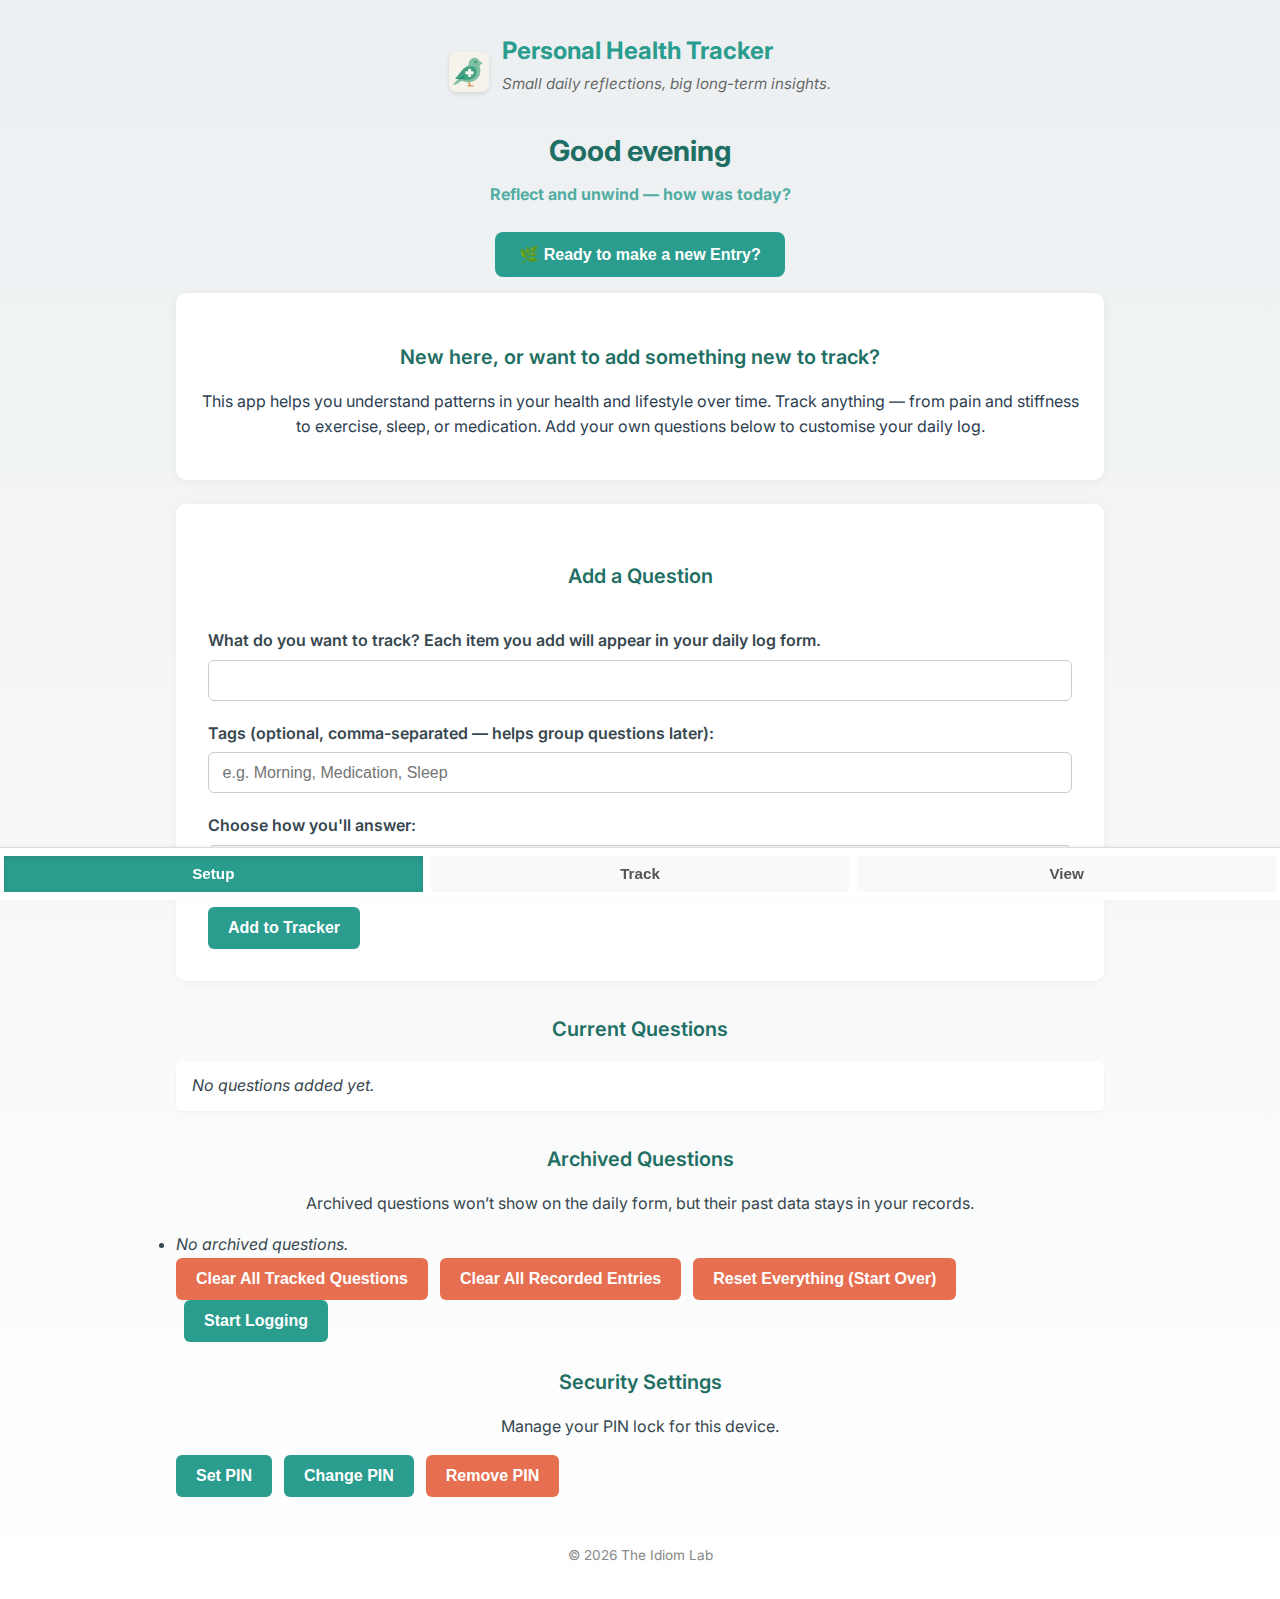
<file: index.html>
<!DOCTYPE html>
<html lang="en">
<head>
  <!--
    NOTE TO SELF:
    This runs BEFORE anything renders. It's here to prevent a "flash" of the app
    if a PIN is set and the session isn't unlocked yet.
    Keeping it as the very first thing in <head> is intentional.
  -->
  <script>
    if (localStorage.getItem("pinHash") && !sessionStorage.getItem("unlocked")) {
      window.location.replace("pin-lock.html");
    }
  </script>

  <!--
    NOTE TO SELF:
    Standard meta order:
    1) charset
    2) viewport
    3) title
    4) PWA/SEO bits
  -->
  <meta charset="UTF-8" />
  <meta name="viewport" content="width=device-width, initial-scale=1.0" />

  <title>Personal Health Tracker – Setup</title>

  <!--
    NOTE TO SELF:
    PWA / iOS "add to home screen" support.
    - apple-mobile-web-app-capable enables standalone mode on iOS.
    - status-bar-style controls the status bar style.
    - apple-touch-icon is the icon used on iOS home screen.
  -->
  <meta name="apple-mobile-web-app-capable" content="yes" />
  <meta name="apple-mobile-web-app-status-bar-style" content="default" />
  <link rel="apple-touch-icon" href="icons/icon-192.png" />

  <!--
    NOTE TO SELF:
    Web App Manifest = tells the browser your app name, icons, theme colours, etc.
    Keep it in <head> so the browser can discover it early.
  -->
  <link rel="manifest" href="manifest.json" />

  <!--
    NOTE TO SELF:
    CSS first, so the page styles apply ASAP.
    The Google font link is kept after your CSS; either order is acceptable.
    If you want slightly faster font load later, consider:
    <link rel="preconnect" href="https://fonts.googleapis.com">
    <link rel="preconnect" href="https://fonts.gstatic.com" crossorigin>
  -->
  <link rel="stylesheet" href="style.css" />
  <link
    href="https://fonts.googleapis.com/css2?family=Inter:wght@400;600&display=swap"
    rel="stylesheet"
  />

  <!--
    NOTE TO SELF:
    Service worker registration.
    Best practice is usually to register after page load (at end of body),
    but keeping it here is fine because it's small.
    If you ever see weird caching issues while developing, unregister SW in devtools.
  -->
  <script>
    if ("serviceWorker" in navigator) {
      navigator.serviceWorker.register("service-worker.js")
        .then(() => console.log("Service worker registered"))
        .catch(err => console.error("Service worker failed:", err));
    }
  </script>
</head>

<body>
  <!--
    NOTE TO SELF:
    Header = app identity (logo + title + tagline).
  -->
  <header id="appHeader">
    <div class="logo-row">
      <img src="icons/icon-192.png" alt="Health Tracker Logo" class="app-logo" />
      <div class="header-text">
        <h1 id="appTitle">Personal Health Tracker</h1>
        <p class="tagline">Small daily reflections, big long-term insights.</p>
      </div>
    </div>
  </header>

  <!--
    NOTE TO SELF:
    Greeting text is filled in by js/index.js based on time of day.
  -->
  <div id="greetingText"></div>

  <main>
    <section class="intro-block">
      <button id="quickTrackBtn" class="primary">🌿 Ready to make a new Entry?</button>
    </section>

    <section class="intro-section">
      <h2>New here, or want to add something new to track?</h2>
      <p>
        This app helps you understand patterns in your health and lifestyle over time.
        Track anything — from pain and stiffness to exercise, sleep, or medication.
        Add your own questions below to customise your daily log.
      </p>
    </section>

    <!--
      NOTE TO SELF:
      This form supports ADD + EDIT mode.
      - js/index.js swaps title/button text when editingId is set.
      - Some inputs (tags + scale) are optional, but are helpful for later filtering & charting.
    -->
    <form id="questionForm">
      <h2 id="questionFormTitle">Add a Question</h2>

      <label>
        What do you want to track? Each item you add will appear in your daily log form.
        <input type="text" id="questionText" required />
      </label>

      <label>
        Tags (optional, comma-separated — helps group questions later):
        <input
          type="text"
          id="questionTags"
          placeholder="e.g. Morning, Medication, Sleep"
        />
      </label>

      <label>
        Choose how you'll answer:
        <select id="questionType" required>
          <option value="boolean">Yes / No</option>
          <option value="number">Number (e.g. 1–10)</option>
          <option value="text">Short text</option>
          <option value="date">Date</option>
          <option value="time">Time (HH:MM)</option>
          <option value="select">Select (choose from options)</option>
        </select>
      </label>

      <!--
        NOTE TO SELF:
        Only shown when questionType === "select".
        Options are stored as a string list split by commas.
      -->
      <div id="optionsContainer" style="display:none;">
        <label>
          List your options (comma-separated):
          <input
            type="text"
            id="questionOptions"
            placeholder="e.g. Morning, Afternoon, Evening"
          />
        </label>
      </div>

      <!--
        NOTE TO SELF:
        Only shown when questionType === "number".
        Scale is optional, but makes data more meaningful (e.g. pain 0–10).
      -->
      <div id="scaleContainer" style="display:none;">
  <label>
    Scale preset (optional):
    <select id="questionPreset">
      <option value="">Custom</option>
      <option value="pain_0_10">Pain (0–10)</option>
      <option value="stiffness_0_10">Stiffness (0–10)</option>
      <option value="fatigue_0_10">Fatigue (0–10)</option>
      <option value="stress_0_10">Stress (0–10)</option>
      <option value="mood_1_5">Mood (1–5)</option>
      <option value="sleep_hours">Sleep hours (0–14)</option>
      <option value="exercise_minutes">Exercise minutes (0–300)</option>
    </select>
  </label>

  <label>
    Units (optional):
    <input type="text" id="questionUnits" placeholder="e.g. minutes, hours, mg, °C" />
  </label>

  <label>
    Number scale (optional):
    <div class="scale-grid">
      <input type="number" id="questionMin" placeholder="min (e.g. 0)" />
      <input type="number" id="questionMax" placeholder="max (e.g. 10)" />
      <input type="number" id="questionStep" placeholder="step (e.g. 1)" step="0.1" />
    </div>
  </label>

  <p class="help-text">
    Step = the “jump size” between allowed values. Example: step 1 → whole numbers; step 0.5 → halves.
  </p>

  <details class="help-text" style="margin-top:.6rem;">
    <summary>Scale descriptors (optional)</summary>
    <label style="margin-top:.5rem;">
      Add definitions for the numbers (great for pain/stiffness):
      <textarea id="questionDescriptors" rows="6"
        placeholder="Example:
0 — Pain free
5 — Moderately strong pain
10 — Worst imaginable pain"></textarea>
    </label>
  </details>
</div>


      <div class="row-actions">
        <button type="submit" id="questionSubmit">Add to Tracker</button>
        <button type="button" id="cancelEdit" class="secondary hidden">Cancel edit</button>
      </div>
    </form>

    <section>
      <h2>Current Questions</h2>
      <ul id="questionList"></ul>
    </section>

    <section>
      <h2>Archived Questions</h2>
      <p class="help-text">
        Archived questions won’t show on the daily form, but their past data stays in your records.
      </p>
      <ul id="archivedQuestionList"></ul>
    </section>

    <!--
      NOTE TO SELF:
      These are the "danger zone" controls.
      - Clear questions also clears entries (because questions define the structure).
      - Clear entries keeps questions.
    -->
    <section class="index-actions" aria-label="Data controls">
      <button id="deleteAllQuestions" class="danger">Clear All Tracked Questions</button>
      <button id="deleteAllData" class="danger">Clear All Recorded Entries</button>
      <button id="resetAllBtn" class="danger">Reset Everything (Start Over)</button>
      <button id="goTrack" class="primary">Start Logging</button>
    </section>

    <!--
      NOTE TO SELF:
      PIN lock UI. I kept the buttons as regular buttons but moved navigation into JS below
      to avoid inline onclick handlers (cleaner + easier to maintain).
    -->
    <section aria-label="Security settings">
      <h2>Security Settings</h2>
      <div class="settings-card">
        <p>Manage your PIN lock for this device.</p>

        <div class="row-actions">
          <button type="button" id="setPinBtn">Set PIN</button>
          <button type="button" id="changePinBtn">Change PIN</button>
          <button type="button" id="removePinBtn" class="danger">Remove PIN</button>
        </div>
      </div>
    </section>
  </main>

  <!--
    NOTE TO SELF:
    Bottom navigation is present on every page for quick access.
    I removed inline onclicks for cleanliness and handle clicks in the small script below.
  -->
  <nav class="bottom-nav" aria-label="Primary navigation">
    <button type="button" data-href="index.html" data-page="index">Setup</button>
    <button type="button" data-href="track.html" data-page="track">Track</button>
    <button type="button" data-href="view.html" data-page="view">View</button>
  </nav>

  <footer style="text-align:center; margin-top:3rem; font-size:0.85rem; color:#888;">
    © <span id="year"></span> The Idiom Lab
  </footer>

  <!--
    NOTE TO SELF:
    Small "page glue" scripts that are not worth their own file:
    - Year in footer
    - Bottom-nav active highlight + click routing
    - Security buttons routing
    Keep these tiny and predictable.
  -->
  <script>
    // Footer year
    document.getElementById("year").textContent = new Date().getFullYear();

    // Bottom nav routing + active state
    const currentPage = window.location.pathname.split("/").pop().split(".")[0];
    document.querySelectorAll(".bottom-nav button").forEach(btn => {
      btn.addEventListener("click", () => {
        const href = btn.dataset.href;
        if (href) window.location.href = href;
      });

      if (btn.dataset.page === currentPage) {
        btn.classList.add("active");
      }
    });

    // Security button routing (keeps HTML cleaner than inline onclick)
    const setPinBtn = document.getElementById("setPinBtn");
    const changePinBtn = document.getElementById("changePinBtn");
    const removePinBtn = document.getElementById("removePinBtn");

    setPinBtn?.addEventListener("click", () => (window.location.href = "pin-lock.html"));
    changePinBtn?.addEventListener("click", () => (window.location.href = "pin-lock.html?mode=change"));
    removePinBtn?.addEventListener("click", () => (window.location.href = "pin-lock.html?mode=remove"));
  </script>

  <!--
    NOTE TO SELF:
    This is the page-specific logic for index.html using ES Modules.
    Replace your old <script src="main.js"> with this.
    (Requires running via a local server, not file://)
  -->
  <script type="module" src="js/index.js"></script>
</body>
</html>
</file>
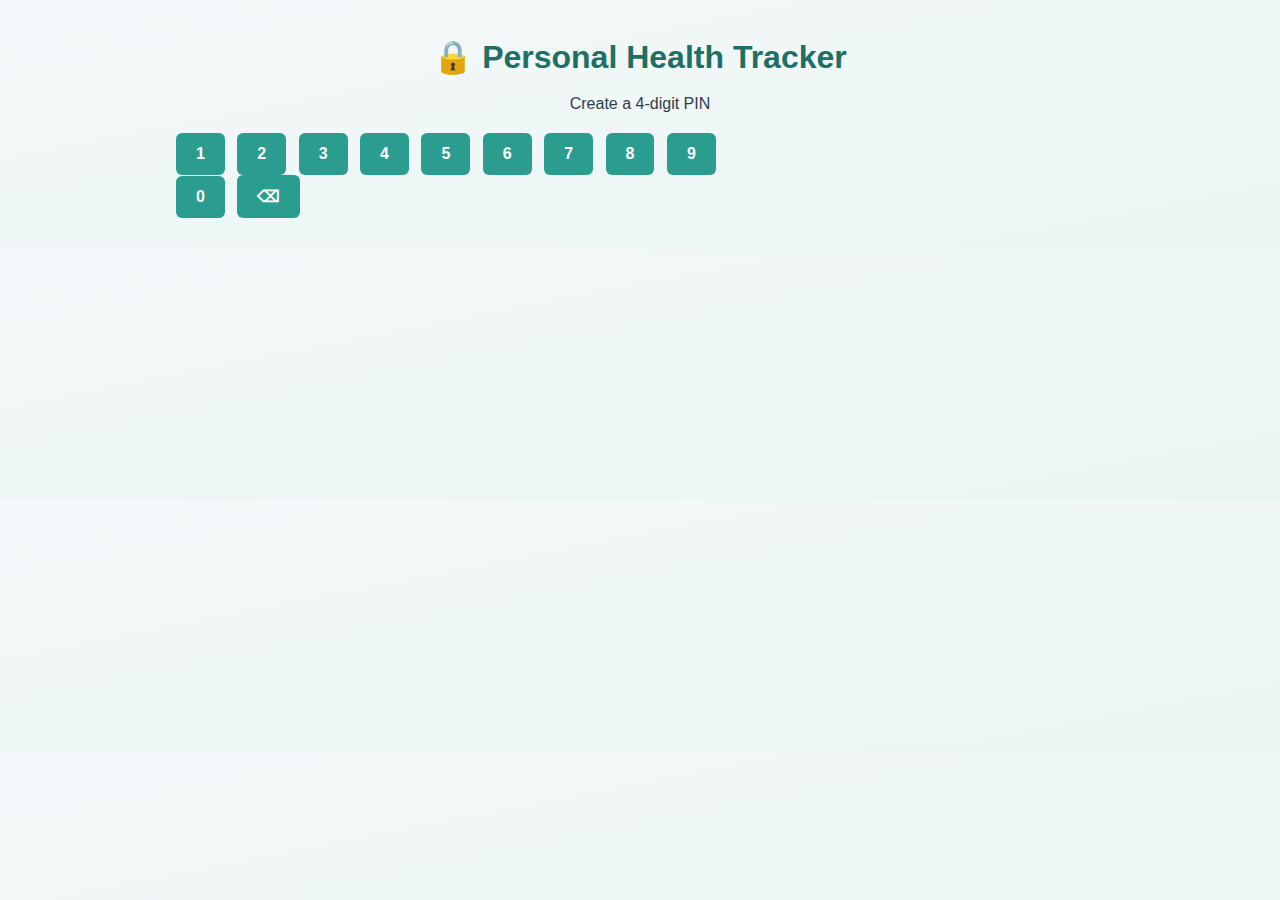
<file: pin-lock.html>
<!DOCTYPE html>
<html lang="en">
<head>
  <meta charset="UTF-8">
  <meta name="viewport" content="width=device-width, initial-scale=1.0">

  <title>Unlock Tracker</title>

  <link rel="stylesheet" href="style.css">
  <link href="https://fonts.googleapis.com/css2?family=Inter:wght@400;600&display=swap" rel="stylesheet">
</head>

<body class="pin-body">

  <div class="pin-container">
    <h1 class="pin-title">🔒 Personal Health Tracker</h1>
    <p id="pinMessage" class="pin-subtitle">Enter your PIN</p>

    <div class="pin-dots">
      <span class="dot" id="dot1"></span>
      <span class="dot" id="dot2"></span>
      <span class="dot" id="dot3"></span>
      <span class="dot" id="dot4"></span>
    </div>

    <div class="pin-keypad">
      <button class="key">1</button>
      <button class="key">2</button>
      <button class="key">3</button>
      <button class="key">4</button>
      <button class="key">5</button>
      <button class="key">6</button>
      <button class="key">7</button>
      <button class="key">8</button>
      <button class="key">9</button>

      <div class="spacer"></div>
      <button class="key">0</button>
      <button class="delete-key">⌫</button>
    </div>
  </div>

  <script src="pin-lock.js"></script>
</body>
</html>
</file>
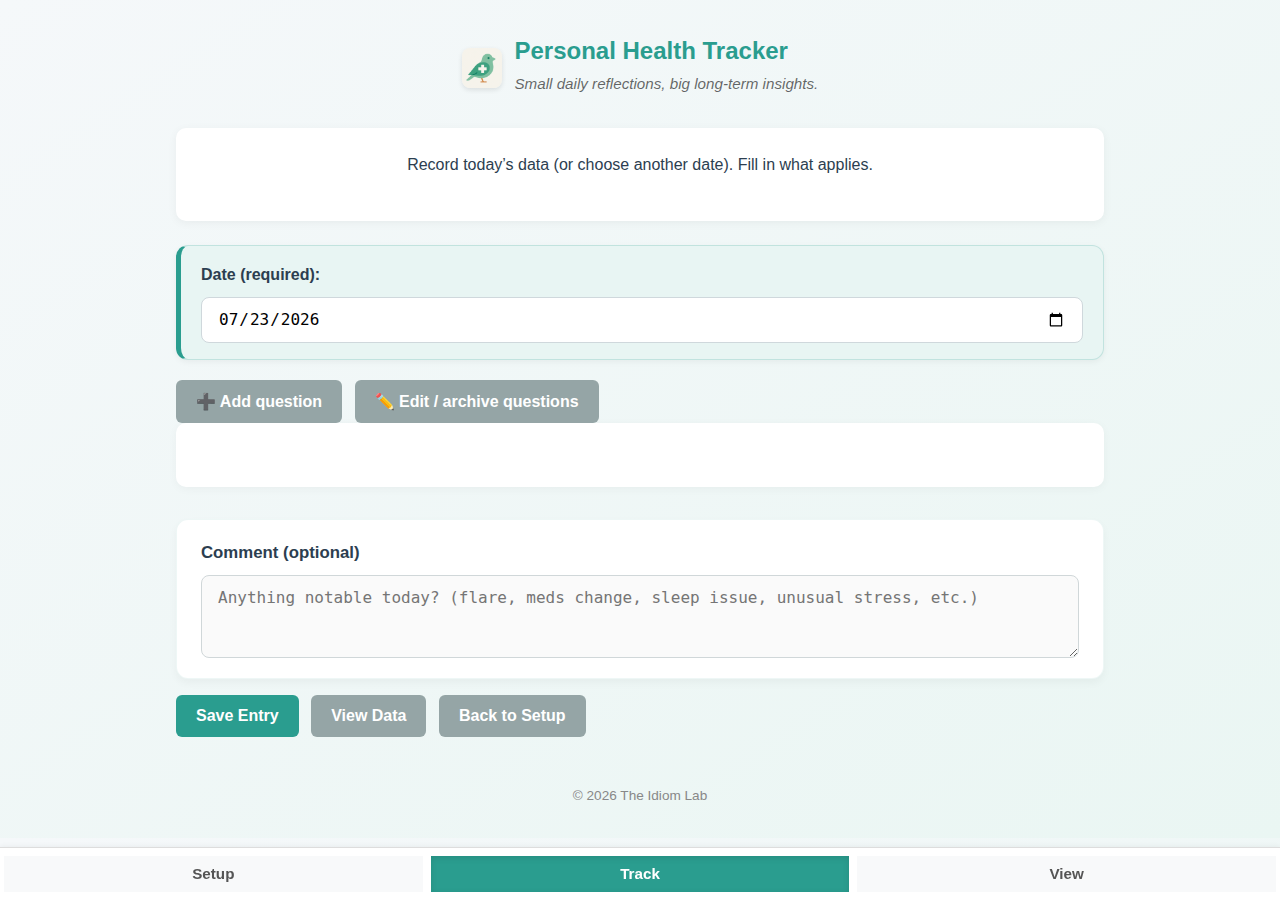
<file: track.html>
<!DOCTYPE html>
<html lang="en">
<head>
  <!--
    NOTE TO SELF:
    Gatekeeping / lock check:
    - Only redirect if a PIN exists (pinHash in localStorage).
    - Run BEFORE render to avoid a “flash” of protected content.
    - replace() avoids adding the protected page to browser history.
  -->
  <script>
    if (localStorage.getItem("pinHash") && !sessionStorage.getItem("unlocked")) {
      window.location.replace("pin-lock.html");
    }
  </script>

  <!-- Standard meta order -->
  <meta charset="UTF-8" />
  <meta name="viewport" content="width=device-width, initial-scale=1.0" />

  <title>Daily Tracker</title>

  <!-- iOS “Add to Home Screen” support -->
  <meta name="apple-mobile-web-app-capable" content="yes" />
  <meta name="apple-mobile-web-app-status-bar-style" content="default" />
  <link rel="apple-touch-icon" href="icons/icon-192.png" />

  <!-- Styles -->
  <link rel="stylesheet" href="style.css" />
</head>

<body>
  <!--
    NOTE TO SELF:
    Shared header across pages for a consistent “app identity”.
    Logo links back to setup (home/config).
  -->
  <header id="appHeader">
    <div class="logo-row">
      <a href="index.html" aria-label="Go to setup">
        <img
          src="icons/icon-192.png"
          alt="Health Tracker Logo"
          class="app-logo"
        />
      </a>

      <div class="header-text">
        <h1 id="appTitle">Personal Health Tracker</h1>
        <p class="tagline">Small daily reflections, big long-term insights.</p>
      </div>
    </div>
  </header>

  <main>
    <!--
      NOTE TO SELF:
      Quick context only. Keep it short so logging feels fast.
    -->
    <section class="intro-section" aria-label="Page intro">
      <p class="intro-text">
        Record today’s data (or choose another date). Fill in what applies.
      </p>
    </section>

    <!--
      NOTE TO SELF:
      Date is the primary key for entries (“one per day” unless overwriting).
      track.js will:
      - default to today
      - set this date when editing an existing entry
    -->
    <section class="date-card" aria-label="Entry date">
      <label for="entryDate">Date (required):</label>
      <input type="date" id="entryDate" required />
    </section>

    <!--
      NOTE TO SELF:
      These open the Manage Questions modal (add/edit/archive) while logging.
      Modal logic lives in js/track.js.
    -->
    <section class="track-actions" aria-label="Question tools">
      <button id="addQuestionBtn" type="button" class="secondary">
        ➕ Add question
      </button>
      <button id="manageQuestionsBtn" type="button" class="secondary">
        ✏️ Edit / archive questions
      </button>
    </section>

    <!--
      NOTE TO SELF:
      Daily question form is generated dynamically from active questions.
      Keep empty in HTML — track.js populates it.
    -->
    <form id="dailyForm" aria-label="Daily entry form"></form>

    <!--
      NOTE TO SELF:
      Entry-level free text context.
      Stored as entry.comment (NOT inside responses) so export/display stays clean.
    -->
    <section class="entry-card" aria-label="Optional comment">
      <label for="entryComment">
        Comment (optional)
        <textarea
          id="entryComment"
          rows="3"
          placeholder="Anything notable today? (flare, meds change, sleep issue, unusual stress, etc.)"
        ></textarea>
      </label>
    </section>

    <!--
      NOTE TO SELF:
      Primary actions:
      - Save Entry: create/update entry for selected date
      - View Data: go to view.html
      - Back to Setup: go to index.html
    -->
    <section class="row-actions" aria-label="Entry actions">
      <button id="saveEntry" type="button" class="primary">Save Entry</button>
      <button id="goView" type="button" class="secondary">View Data</button>
      <button id="backToSetupBtn" type="button" class="secondary">Back to Setup</button>
    </section>

    <!--
      NOTE TO SELF:
      Non-blocking success message. track.js toggles the .hidden class.
    -->
    <div id="saveMessage" class="hidden" role="status" aria-live="polite">
      ✅ Entry saved!
    </div>

    <!--
      NOTE TO SELF:
      Question modal:
      - Used for question management without leaving the page.
      - track.js expects these exact IDs.
      - Entry comment stays OUTSIDE this modal (belongs to the daily entry).
    -->
    <div
      id="questionModal"
      class="modal-overlay hidden"
      role="dialog"
      aria-modal="true"
      aria-labelledby="modalTitle"
    >
      <div class="modal-card">
        <div class="modal-header">
          <h2 id="modalTitle">Manage Questions</h2>
          <button
            id="closeQuestionModal"
            type="button"
            class="modal-close"
            aria-label="Close"
          >
            ✕
          </button>
        </div>

        <form id="modalQuestionForm" class="modal-form">
          <label>
            Question text
            <input type="text" id="modalQuestionText" required />
          </label>

          <label>
            Answer type
            <select id="modalQuestionType" required>
              <option value="boolean">Yes / No</option>
              <option value="number">Number</option>
              <option value="text">Short text</option>
              <option value="date">Date</option>
              <option value="time">Time (HH:MM)</option>
              <option value="select">Select (choose from options)</option>
            </select>
          </label>

          <label>
            Tags (optional, comma-separated)
            <input
              type="text"
              id="modalQuestionTags"
              placeholder="e.g. Morning, Diet"
            />
          </label>

          <!--
            NOTE TO SELF:
            Only shown when modalQuestionType === "select"
          -->
          <div id="modalOptionsContainer" style="display:none;">
            <label>
              Options (comma-separated)
              <input
                type="text"
                id="modalQuestionOptions"
                placeholder="e.g. Gluten, Dairy, Sugar"
              />
            </label>
          </div>

          <!--
            NOTE TO SELF:
            Only shown when modalQuestionType === "number"
            These fields map to question fields used in track.js:
            - preset -> q.preset
            - units -> q.units
            - min/max/step -> q.scale
            - descriptorText -> q.descriptorText
          -->
          <div id="modalScaleContainer" style="display:none;">
            <label>
              Scale preset (optional)
              <select id="modalQuestionPreset">
                <option value="">Custom</option>
                <option value="pain_0_10">Pain (0–10)</option>
                <option value="stiffness_0_10">Stiffness (0–10)</option>
                <option value="fatigue_0_10">Fatigue (0–10)</option>
                <option value="stress_0_10">Stress (0–10)</option>
                <option value="mood_1_5">Mood (1–5)</option>
                <option value="sleep_hours">Sleep hours (0–14)</option>
                <option value="exercise_minutes">Exercise minutes (0–300)</option>
              </select>
            </label>

            <label>
              Units (optional)
              <input
                type="text"
                id="modalQuestionUnits"
                placeholder="e.g. minutes, hours, mg"
              />
            </label>

            <label>
              Number scale (optional)
              <div class="scale-grid">
                <input type="number" id="modalQuestionMin" placeholder="min" />
                <input type="number" id="modalQuestionMax" placeholder="max" />
                <input
                  type="number"
                  id="modalQuestionStep"
                  placeholder="step"
                  step="0.1"
                />
              </div>
            </label>

            <details class="help-text" style="margin-top:.6rem;">
              <summary>Scale descriptors (optional)</summary>
              <label style="margin-top:.5rem;">
                <textarea
                  id="modalQuestionDescriptors"
                  rows="6"
                  placeholder="0 — pain free
10 — worst imaginable pain"
                ></textarea>
              </label>
            </details>
          </div>

          <div class="row-actions">
            <button type="submit" class="primary">Save</button>
            <button
              type="button"
              id="modalCancelEdit"
              class="secondary hidden"
            >
              Cancel edit
            </button>
          </div>
        </form>

        <h3 class="modal-subtitle">Active questions</h3>
        <ul id="modalQuestionList" class="modal-list"></ul>

        <p class="help-text">
          Tip: If you change a question’s meaning (like the pain scale range),
          bump version so history stays interpretable.
        </p>
      </div>
    </div>
  </main>

  <!--
    NOTE TO SELF:
    Bottom nav present on every page.
    Buttons use data-href + data-page for routing + active highlighting.
  -->
  <nav class="bottom-nav" aria-label="Primary navigation">
    <button type="button" data-href="index.html" data-page="index">Setup</button>
    <button type="button" data-href="track.html" data-page="track">Track</button>
    <button type="button" data-href="view.html" data-page="view">View</button>
  </nav>

  <footer style="text-align:center; margin-top:3rem; font-size:0.85rem; color:#888;">
    © <span id="year"></span> The Idiom Lab
  </footer>

  <!--
    NOTE TO SELF:
    Tiny shared page glue:
    - Footer year
    - Bottom-nav routing + active highlight
    - Back to setup button
  -->
  <script>
    document.getElementById("year").textContent = new Date().getFullYear();

    const currentPage = window.location.pathname.split("/").pop().split(".")[0];
    document.querySelectorAll(".bottom-nav button").forEach(btn => {
      btn.addEventListener("click", () => {
        const href = btn.dataset.href;
        if (href) window.location.href = href;
      });
      if (btn.dataset.page === currentPage) btn.classList.add("active");
    });

    document.getElementById("backToSetupBtn")?.addEventListener("click", () => {
      window.location.href = "index.html";
    });
  </script>

  <!--
    NOTE TO SELF:
    Track page logic (ES module).
    Requires running via a local server (Live Server), not file://
  -->
  <script type="module" src="js/track.js"></script>
</body>
</html>
</file>
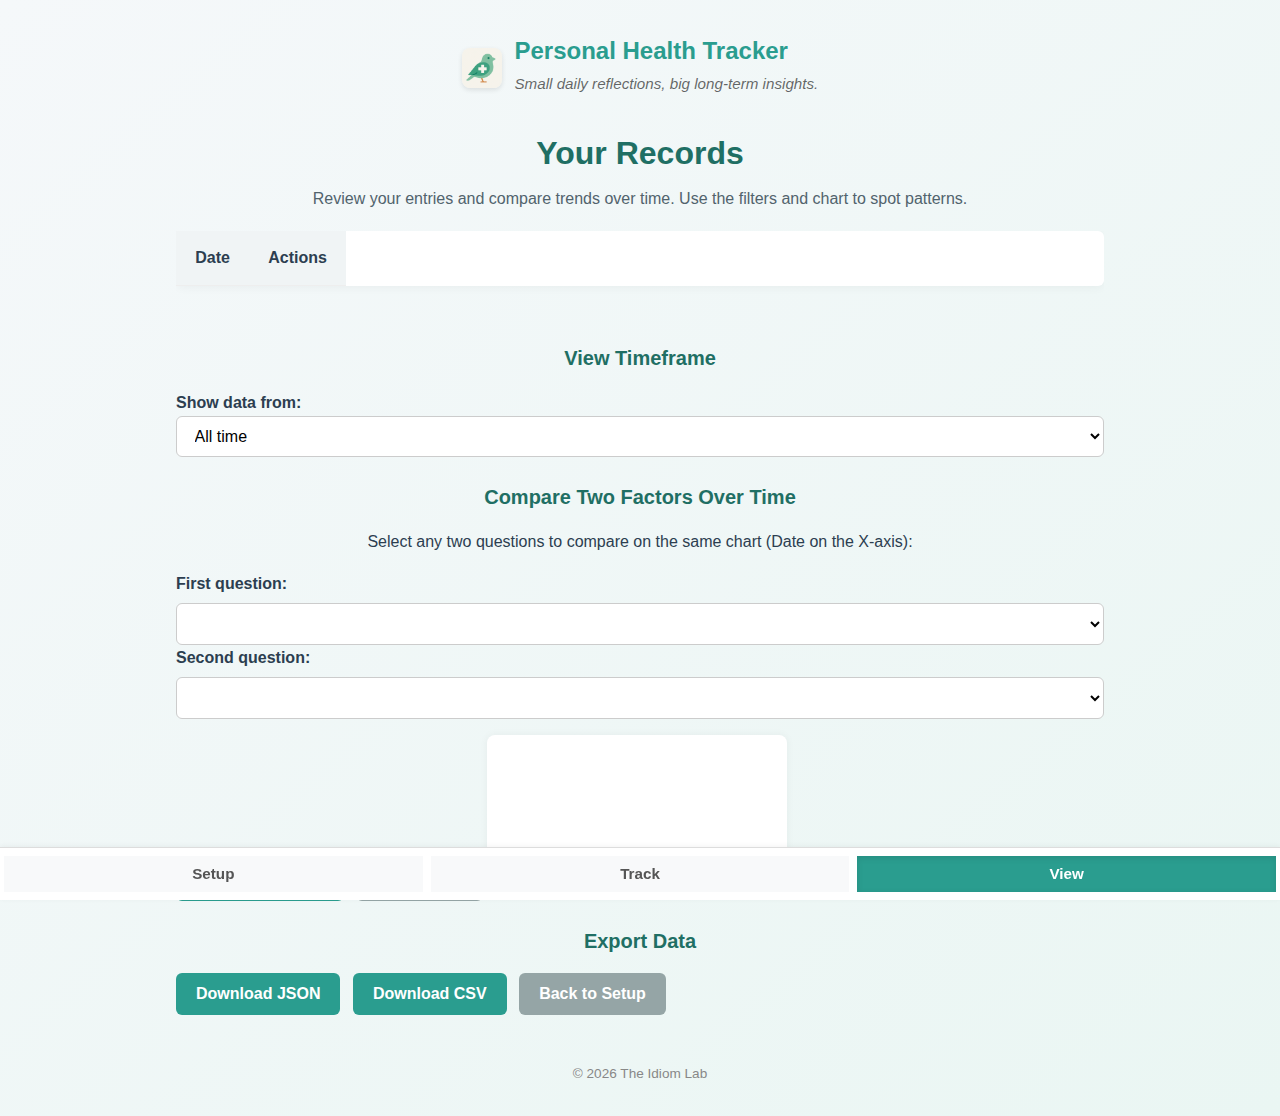
<file: view.html>
<!DOCTYPE html>
<html lang="en">
<head>
  <meta charset="UTF-8">
  <meta name="viewport" content="width=device-width, initial-scale=1.0">
  <title>View Data</title>

  <link rel="stylesheet" href="style.css">
  <script src="https://cdn.jsdelivr.net/npm/chart.js"></script>
</head>

<body>
  <header id="appHeader">
    <div class="logo-row">
      <a href="index.html">
        <img src="icons/icon-192.png" alt="Health Tracker Logo" class="app-logo">
      </a>
      <div class="header-text">
        <h1 id="appTitle">Personal Health Tracker</h1>
        <p class="tagline">Small daily reflections, big long-term insights.</p>
      </div>
    </div>
  </header>

  <h1>Your Records</h1>
  <p class="intro-text">
    Review your entries and compare trends over time. Use the filters and chart to spot patterns.
  </p>

  <div class="table-container">
    <table id="dataTable"></table>
  </div>

  <h2>View Timeframe</h2>
  <label for="timeframeSelect">Show data from:</label>
  <select id="timeframeSelect">
    <option value="all">All time</option>
    <option value="7">Last 7 days</option>
    <option value="30">Last 30 days</option>
    <option value="180">Last 6 months</option>
  </select>

  <h2>Compare Two Factors Over Time</h2>
  <p>Select any two questions to compare on the same chart (Date on the X-axis):</p>

  <label>First question:
    <select id="factorA"></select>
  </label>
  <div id="optionsA" class="option-picker"></div>

  <label>Second question:
    <select id="factorB"></select>
  </label>
  <div id="optionsB" class="option-picker"></div>

  <button id="compareBtn">Plot Comparison</button>
  <button id="clearChartBtn" class="secondary">Clear Chart</button>

  <canvas id="compareChart"></canvas>

  <h2>Export Data</h2>
  <button id="exportJSON">Download JSON</button>
  <button id="exportCSV">Download CSV</button>

  <button class="secondary" onclick="window.location.href='index.html'">Back to Setup</button>

  <nav class="bottom-nav">
  <button data-page="index" onclick="window.location.href='index.html'">Setup</button>
  <button data-page="track" onclick="window.location.href='track.html'">Track</button>
  <button data-page="view" onclick="window.location.href='view.html'">View</button>
</nav>


  <footer style="text-align:center; margin-top:3rem; font-size:0.85rem; color:#888;">
    © <span id="year"></span> The Idiom Lab
  </footer>

  <script>
    document.getElementById("year").textContent = new Date().getFullYear();
  </script>
  <script src="main.js"></script>
  <script>
  // Highlight the active bottom-nav button
  const current = window.location.pathname.split("/").pop().split(".")[0];
  document.querySelectorAll(".bottom-nav button").forEach(btn => {
    if (btn.dataset.page === current) {
      btn.classList.add("active");
    }
  });
</script>

</body>
</html>
</file>
<file: style.css>
/* ============================================================
   GLOBAL RESET & BASE STYLES
   ============================================================ */
* {
  box-sizing: border-box;
  margin: 0;
  padding: 0;
}

html {
  font-size: 16px;
}

:root {
  --teal: #2a9d8f;
  --cream: #fdf6ec;
  --sage: #b8d8ba;
  --sand: #e9c46a;
  --rose: #f4a261;
}

body {
  font-family: 'Inter', 'Helvetica Neue', sans-serif;
  background: linear-gradient(to bottom right, #f5f8fa, #eaf6f3);
  color: #2c3e50;
  padding: 2rem 1rem;
  line-height: 1.6;
  max-width: 960px;
  margin: auto;
}

input, select, textarea, button {
  font-size: 16px;
}

/* ============================================================
   HEADER & LOGO
   ============================================================ */
#appHeader {
  display: flex;
  flex-direction: column;
  align-items: center;
  margin-bottom: 1rem;
}

.logo-row {
  display: flex;
  align-items: center;
  justify-content: center;
  gap: 0.8rem;
  max-width: 90%;
  margin: 0 auto;
}

.app-logo {
  width: 40px;
  height: 40px;
  flex-shrink: 0;
  border-radius: 8px;
  box-shadow: 0 2px 5px rgba(0,0,0,0.1);
  object-fit: contain;
  object-position: center;
}

.header-text {
  display: flex;
  flex-direction: column;
  align-items: flex-start;
}

#appTitle {
  font-size: 1.5rem;
  font-weight: 700;
  color: var(--teal);
  margin: 0;
}

.tagline {
  text-align: center;
  font-style: italic;
  color: rgba(0, 0, 0, 0.6);
  font-size: 0.95rem;
  margin: 0.1rem 0 1rem 0;
}

/* Mobile Header Adjustments */
@media (max-width: 600px) {
  .logo-row {
    gap: 0.6rem;
  }
  .app-logo {
    width: 32px;
    height: 32px;
  }
  #appTitle {
    font-size: 1.25rem;
  }
  .tagline {
    font-size: 0.85rem;
  }
}

/* ============================================================
   TYPOGRAPHY
   ============================================================ */
h1, h2 {
  color: #1f6f64;
}

h1 {
  font-size: 2rem;
  font-weight: 700;
  text-align: center;
  margin-bottom: 0.5rem;
}

h2 {
  font-size: 1.25rem;
  font-weight: 600;
  text-align: center;
  margin: 1.5rem 0 1rem;
}

p {
  text-align: center;
  margin-bottom: 1rem;
}

.intro-text {
  text-align: center;
  font-size: 1rem;
  color: #51636d;
  margin-bottom: 1.2rem;
  line-height: 1.5;
}

/* Greeting Block */
#greetingText {
  text-align: center;
  font-size: 1.8rem;
  font-weight: 700;
  color: var(--teal);
  margin: 1rem 0 1.5rem;
}

#greetingText h1 {
  font-size: 1.8rem;
  font-weight: 700;
}

#greetingSub {
  font-size: 1rem;
  color: inherit;
  opacity: 0.8;
}

/* ============================================================
   INTRO SECTIONS
   ============================================================ */
.intro-block {
  text-align: center;
  margin-bottom: 1rem;
}

.intro-block .primary {
  background-color: var(--teal);
  color: #fff;
  font-size: 1rem;
  padding: 0.8rem 1.5rem;
  border-radius: 8px;
  font-weight: 600;
  transition: background-color 0.3s ease;
}

.intro-section {
  background-color: #ffffff;
  padding: 1.5rem;
  border-radius: 10px;
  box-shadow: 0 2px 10px rgba(0, 0, 0, 0.05);
  margin-bottom: 1.5rem;
}

.intro-section p {
  line-height: 1.6;
  font-size: 1rem;
  color: #2c3e50;
}

/* ============================================================
   ENTRY CARDS (Refined)
   ============================================================ */
.entry-card {
  background: #ffffff;
  border-radius: 12px;
  box-shadow: 0 4px 8px rgba(0, 0, 0, 0.04);
  padding: 1.25rem 1.5rem;
  margin-bottom: 1rem;
  transition: all 0.25s ease;
  display: flex;
  flex-direction: column;
  gap: 0.75rem;
  border: 1px solid rgba(42, 157, 143, 0.08);
}

.entry-card:hover {
  transform: translateY(-2px);
  box-shadow: 0 6px 14px rgba(0, 0, 0, 0.08);
}

.entry-card label {
  font-weight: 600;
  font-size: 1.05rem;
  color: #2c3e50;
  display: flex;
  flex-direction: column;
  gap: 0.5rem;
}

/* Make inputs visually balanced */
.entry-card input,
.entry-card select,
.entry-card textarea {
  border: 1px solid #d0d7d9;
  border-radius: 8px;
  padding: 0.75rem 1rem;
  font-size: 1rem;
  background-color: #fafafa;
  transition: all 0.2s ease;
}

.entry-card input:focus,
.entry-card select:focus,
.entry-card textarea:focus {
  background-color: #fff;
  border-color: var(--teal);
  box-shadow: 0 0 0 3px rgba(42, 157, 143, 0.1);
  outline: none;
}

/* Multi-select options */
.entry-card .multi-select-group {
  display: flex;
  flex-wrap: wrap;
  gap: 0.6rem;
}

.entry-card .checkbox-option {
  background: #f1f6f5;
  border: 1px solid #d0d7d9;
  border-radius: 6px;
  padding: 0.4rem 0.8rem;
  display: flex;
  align-items: center;
  font-size: 0.95rem;
  transition: background 0.2s ease, box-shadow 0.2s ease;
}

.entry-card .checkbox-option:hover {
  background: #e0f2f1;
  box-shadow: 0 1px 4px rgba(0,0,0,0.05);
}

.entry-card .checkbox-option input {
  margin-right: 0.4rem;
}


/* ============================================================
   FORMS
   ============================================================ */
form {
  background: #ffffff;
  padding: 2rem;
  border-radius: 10px;
  box-shadow: 0 2px 10px rgba(0, 0, 0, 0.04);
  display: flex;
  flex-direction: column;
  gap: 1.25rem;
  margin-bottom: 2rem;
}

label {
  display: flex;
  flex-direction: column;
  font-weight: 600;
  gap: 0.4rem;
}

input, select, textarea {
  padding: 0.65rem 0.85rem;
  font-size: 1rem;
  border: 1px solid #ccc;
  border-radius: 6px;
  background-color: #fff;
  transition: border-color 0.2s ease-in-out;
  width: 100%;
}

input:focus, select:focus, textarea:focus {
  border-color: var(--teal);
  outline: none;
}

/* ============================================================
   BUTTONS
   ============================================================ */
button {
  background-color: var(--teal);
  color: white;
  font-weight: 600;
  padding: 0.75rem 1.25rem;
  border: none;
  border-radius: 6px;
  cursor: pointer;
  transition: background-color 0.3s ease, transform 0.2s ease, box-shadow 0.2s ease;
}

button:hover {
  background-color: var(--rose);
  transform: translateY(-2px);
  box-shadow: 0 4px 12px rgba(0, 0, 0, 0.08);
}

button.secondary {
  background-color: #95a5a6;
}
button.secondary:hover {
  background-color: #7f8c8d;
}

button.danger {
  background-color: #e76f51;
}
button.danger:hover {
  background-color: #d35c3d;
}

button + button {
  margin-left: 0.5rem;
}

#saveMessage {
  background-color: #daf5dc;
  color: #225b28;
  padding: 0.7rem;
  margin-top: 1rem;
  text-align: center;
  border-radius: 6px;
  font-weight: 600;
}

.hidden {
  display: none;
}

/* ============================================================
   LISTS
   ============================================================ */
#questionList {
  list-style: none;
  padding: 0;
  margin-bottom: 2rem;
}

#questionList li {
  display: flex;
  justify-content: space-between;
  align-items: center;
  padding: 0.75rem 1rem;
  background-color: #ffffff;
  border-radius: 6px;
  margin-bottom: 0.5rem;
  box-shadow: 0 1px 3px rgba(0,0,0,0.05);
}

#questionList li button {
  font-size: 0.85rem;
  padding: 0.4rem 0.75rem;
}

/* ============================================================
   TABLES
   ============================================================ */
.table-container {
  overflow-x: auto;
  -webkit-overflow-scrolling: touch;
}

table {
  width: 100%;
  border-collapse: collapse;
  margin-bottom: 2rem;
  background-color: white;
  border-radius: 6px;
  display: block;
  box-shadow: 0 2px 10px rgba(0, 0, 0, 0.04);
}

th, td {
  padding: 0.9rem 1.2rem;
  text-align: left;
  border-bottom: 1px solid #eee;
  white-space: nowrap;
}

th {
  background-color: #f0f4f5;
  font-weight: 600;
}

tr:nth-child(even) {
  background-color: #fafafa;
}

.small-delete {
  padding: 0.4rem 0.8rem;
  font-size: 0.85rem;
  white-space: nowrap;
}

/* ============================================================
   CHARTS
   ============================================================ */
canvas {
  max-width: 100%;
  margin-top: 1rem;
  background-color: white;
  border-radius: 8px;
  box-shadow: 0 0 8px rgba(0, 0, 0, 0.05);
}

/* ============================================================
   OPTION PICKER
   ============================================================ */
.option-picker label {
  display: inline-block;
  margin-right: 1rem;
  margin-top: 0.25rem;
}
.option-picker input {
  margin-right: 0.3em;
}

/* ============================================================
   UTILITIES
   ============================================================ */
#optionsContainer { margin-top: 0.5rem; }
#compareResults { margin-top: 1rem; }
#backHome { margin-top: 2rem; }

.multi-select-group {
  display: flex;
  flex-wrap: wrap;
  gap: 0.75rem;
}

.checkbox-option {
  display: flex;
  align-items: center;
  background-color: #f0f4f5;
  padding: 0.4rem 0.8rem;
  border-radius: 6px;
  box-shadow: 0 1px 3px rgba(0,0,0,0.05);
  cursor: pointer;
}
.checkbox-option input {
  margin-right: 0.4rem;
}

/* ============================================================
   THEMES
   ============================================================ */
body.theme-morning {
  background: linear-gradient(180deg, #e8f5e9 0%, #ffffff 100%);
  color: #2e7d32;
}
body.theme-afternoon {
  background: linear-gradient(180deg, #fffde7 0%, #ffffff 100%);
  color: #6d4c41;
}
body.theme-evening {
  background: linear-gradient(180deg, #eceff1 0%, #ffffff 100%);
  color: #37474f;
}

/* ============================================================
   BOTTOM NAVIGATION
   ============================================================ */
.bottom-nav {
  position: fixed;
  bottom: 0;
  left: 0;
  width: 100%;
  background: #ffffff;
  border-top: 1px solid #ddd;
  display: flex;
  justify-content: space-around;
  padding: 0.5rem 0;
  box-shadow: 0 -1px 5px rgba(0,0,0,0.05);
  z-index: 10;
}

.bottom-nav button {
  flex: 1;
  margin: 0 0.25rem;
  font-size: 0.95rem;
  padding: 0.6rem 0;
  border-radius: 0;
}

.bottom-nav button.active {
  background-color: var(--teal);
  color: #fff;
  font-weight: 700;
  box-shadow: inset 0 2px 6px rgba(0,0,0,0.1);
}
.bottom-nav button:not(.active) {
  background-color: #f8f9fa;
  color: #555;
}
.bottom-nav button:hover {
  background-color: #e0f2f1;
}

/* ============================================================
   DATE CARD – Required field styling
   ============================================================ */
.date-card {
  background: #e8f5f3;
  border: 1px solid rgba(42, 157, 143, 0.2);
  border-left: 5px solid var(--teal);
  border-radius: 12px;
  box-shadow: 0 2px 6px rgba(0, 0, 0, 0.05);
  padding: 1rem 1.25rem;
  margin-bottom: 1.25rem;
  display: flex;
  flex-direction: column;
  gap: 0.6rem;
}

.date-card label {
  font-weight: 600;
  color: #2c3e50;
}

.date-card input[type="date"] {
  border: 1px solid #cfd8dc;
  border-radius: 8px;
  padding: 0.7rem 1rem;
  font-size: 1rem;
  background-color: #ffffff;
  transition: border-color 0.2s ease;
}

.date-card input[type="date"]:focus {
  border-color: var(--teal);
  box-shadow: 0 0 0 3px rgba(42, 157, 143, 0.1);
  outline: none;
}

/* ============================================================
   MOBILE RESPONSIVE DESIGN
   ============================================================ */
@media (max-width: 600px) {
  body {
    padding: 1rem;
    font-size: 0.95rem;
    padding-bottom: 4rem;
  }

  /* Center multiple-choice options on mobile */
.entry-card .multi-select-group {
  justify-content: center;
  text-align: center;
}

.entry-card .checkbox-option {
  justify-content: center;
}

  .entry-card {
  padding: 1rem;
  border-radius: 10px;
  box-shadow: 0 2px 6px rgba(0,0,0,0.04);
}

.entry-card label {
  font-size: 1rem;
}

.entry-card input,
.entry-card select,
.entry-card textarea {
  font-size: 1rem;
  padding: 0.7rem 0.9rem;
}


  label {
    font-size: 1rem;
  }

  input, select, textarea {
    padding: 0.8rem;
  }

  .checkbox-option {
    padding: 0.6rem 1rem;
    font-size: 1rem;
  }

  button {
    padding: 1rem;
    font-size: 1.05rem;
    width: 100%;
    margin-bottom: 0.5rem;
  }

  button + button {
    margin-left: 0;
  }

  form {
    padding: 1rem;
    width: 100%;
  }

  table {
    font-size: 0.9rem;
    overflow-x: auto;
  }

  th, td {
    padding: 0.6rem;
  }

  #questionList li {
    flex-direction: column;
    align-items: stretch;
    gap: 0.5rem;
  }

  #questionList li button {
    align-self: stretch;
  }
}

@supports (-webkit-touch-callout: none) {
  .bottom-nav {
    position: sticky;
    bottom: 0;
  }


  /* ============================================================
   PIN LOCK (Teal iOS Style)
   ============================================================ */

.pin-body {
  background: #ffffff;
  display: flex;
  justify-content: center;
  align-items: center;
  height: 100vh;
  font-family: 'Inter', sans-serif;
}

.pin-container {
  width: 100%;
  max-width: 360px;
  text-align: center;
  animation: fadeIn 0.4s ease;
}

.pin-title {
  font-size: 1.4rem;
  margin-bottom: 1rem;
  color: #2a9d8f;
  font-weight: 700;
}

.pin-subtitle {
  margin-bottom: 1.5rem;
  font-size: 1rem;
  opacity: 0.8;
}

.pin-dots {
  display: flex;
  justify-content: center;
  gap: 0.6rem;
  margin-bottom: 2rem;
}

.pin-dots .dot {
  width: 14px;
  height: 14px;
  border-radius: 50%;
  border: 2px solid #2a9d8f;
  background: transparent;
}

.pin-dots .dot.filled {
  background: #2a9d8f;
}

.pin-keypad {
  display: grid;
  grid-template-columns: repeat(3, 1fr);
  gap: 1rem;
  padding: 0 1.5rem;
}

.key,
.delete-key {
  padding: 1rem;
  background: #e8f5f3;
  border-radius: 50%;
  border: none;
  font-size: 1.4rem;
  font-weight: 600;
  color: #2a9d8f;
  box-shadow: 0 2px 4px rgba(0, 0, 0, 0.08);
  transition: transform 0.1s ease;
}

.key:active,
.delete-key:active {
  transform: scale(0.92);
}

.delete-key {
  font-size: 1.2rem;
}

.spacer {
  visibility: hidden;
}

.shake {
  animation: shakeAnim 0.6s ease;
}

@keyframes shakeAnim {
  0%, 100% { transform: translateX(0); }
  20% { transform: translateX(-10px); }
  40% { transform: translateX(10px); }
  60% { transform: translateX(-6px); }
  80% { transform: translateX(6px); }
}

@keyframes fadeIn {
  from { opacity: 0; transform: translateY(15px); }
  to   { opacity: 1; transform: translateY(0); }
}

}

/* ============================================================
   PIN SETTINGS MODAL
   ============================================================ */

.pin-modal {
  position: fixed;
  top: 0;
  left: 0;
  width: 100%;
  height: 100%;
  background: rgba(0,0,0,0.45);
  display: flex;
  justify-content: center;
  align-items: center;
  z-index: 999;
}

.pin-modal-content {
  background: #ffffff;
  padding: 2rem;
  width: 90%;
  max-width: 380px;
  border-radius: 12px;
  text-align: center;
  box-shadow: 0 6px 20px rgba(0,0,0,0.15);
  animation: fadeIn 0.25s ease;
}

.pin-modal-content h3 {
  color: #2a9d8f;
  margin-bottom: 1rem;
}

.pin-modal-content input {
  width: 100%;
  padding: 0.8rem;
  margin: 0.6rem 0;
  font-size: 1.1rem;
  border-radius: 8px;
  border: 1px solid #ccc;
}

.modal-buttons {
  margin-top: 1rem;
  display: flex;
  justify-content: space-between;
  gap: 1rem;
}

.hidden {
  display: none !important;
}

/* ============================================================
   END OF STYLE.CSS
   ============================================================ */
</file>
